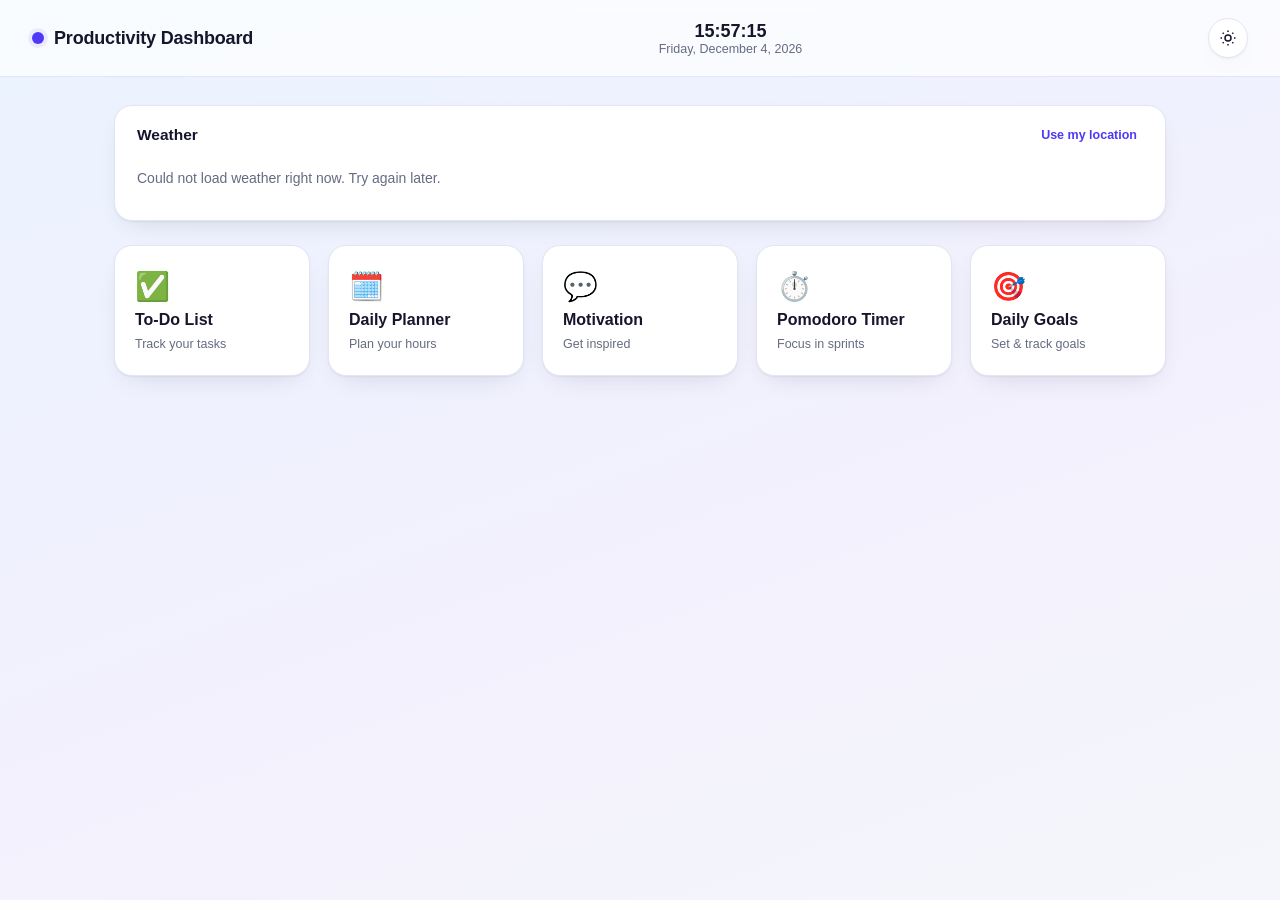
<file: productivity-dashboard/index.html>
<!DOCTYPE html>
<html lang="en">
<head>
<meta charset="UTF-8">
<meta name="viewport" content="width=device-width, initial-scale=1.0">
<title>Productivity Dashboard</title>

<!-- Apply saved theme BEFORE stylesheet renders, to avoid a flash of the wrong theme -->
<script>
  (function () {
    var saved = localStorage.getItem('pd_theme');
    var theme = saved || (window.matchMedia && window.matchMedia('(prefers-color-scheme: dark)').matches ? 'dark' : 'light');
    document.documentElement.setAttribute('data-theme', theme);
  })();
</script>

<link rel="stylesheet" href="style.css">
</head>
<body>

<!-- ================= HEADER: always-visible Date & Time + Theme Switch ================= -->
<header class="topbar">
  <div class="brand">
    <span class="brand-dot"></span>
    <h1>Productivity Dashboard</h1>
  </div>

  <div class="datetime" id="datetime">
    <div class="dt-time" id="dtTime">--:--:--</div>
    <div class="dt-date" id="dtDate">—</div>
  </div>

  <button class="theme-toggle" id="themeToggle" aria-label="Toggle light and dark theme">
    <svg class="icon-sun" viewBox="0 0 24 24" fill="none" stroke="currentColor" stroke-width="2"><circle cx="12" cy="12" r="4"/><path d="M12 2v2M12 20v2M4.9 4.9l1.4 1.4M17.7 17.7l1.4 1.4M2 12h2M20 12h2M4.9 19.1l1.4-1.4M17.7 6.3l1.4-1.4"/></svg>
    <svg class="icon-moon" viewBox="0 0 24 24" fill="none" stroke="currentColor" stroke-width="2"><path d="M21 12.8A9 9 0 1 1 11.2 3a7 7 0 0 0 9.8 9.8z"/></svg>
  </button>
</header>

<!-- ================= DASHBOARD (default view) ================= -->
<main id="dashboardView" class="dashboard">

  <!-- Always-visible Weather widget -->
  <section class="widget weather-widget" id="weatherWidget">
    <div class="widget-head">
      <h2>Weather</h2>
      <button class="text-btn" id="weatherLocBtn">Use my location</button>
    </div>
    <div id="weatherBody" class="weather-body">
      <p class="loading">Loading weather…</p>
    </div>
  </section>

  <!-- Feature cards -->
  <div class="card-grid" id="cardGrid">
    <button class="feature-card" data-feature="todo">
      <span class="card-icon">✅</span>
      <span class="card-title">To-Do List</span>
      <span class="card-sub">Track your tasks</span>
    </button>

    <button class="feature-card" data-feature="planner">
      <span class="card-icon">🗓️</span>
      <span class="card-title">Daily Planner</span>
      <span class="card-sub">Plan your hours</span>
    </button>

    <button class="feature-card" data-feature="motivation">
      <span class="card-icon">💬</span>
      <span class="card-title">Motivation</span>
      <span class="card-sub">Get inspired</span>
    </button>

    <button class="feature-card" data-feature="pomodoro">
      <span class="card-icon">⏱️</span>
      <span class="card-title">Pomodoro Timer</span>
      <span class="card-sub">Focus in sprints</span>
    </button>

    <button class="feature-card" data-feature="goals">
      <span class="card-icon">🎯</span>
      <span class="card-title">Daily Goals</span>
      <span class="card-sub">Set & track goals</span>
    </button>
  </div>
</main>

<!-- ================= FEATURE FULL VIEW (hidden by default) ================= -->
<main id="featureView" class="feature-view" hidden>
  <button class="back-btn" id="backBtn">
    <svg viewBox="0 0 24 24" fill="none" stroke="currentColor" stroke-width="2"><path d="M15 18l-6-6 6-6"/></svg>
    Back to Dashboard
  </button>

  <!-- ---- Todo List ---- -->
  <section class="feature-panel" id="panel-todo" hidden>
    <h2>To-Do List</h2>
    <div class="add-row">
      <input type="text" id="todoInput" placeholder="Add a task…" maxlength="120">
      <button class="btn-primary" id="todoAddBtn">Add Task</button>
    </div>
    <ul class="list" id="todoList"></ul>
    <p class="empty-hint" id="todoEmpty" hidden>No tasks yet — add one above.</p>
  </section>

  <!-- ---- Daily Planner ---- -->
  <section class="feature-panel" id="panel-planner" hidden>
    <h2>Daily Planner</h2>
    <p class="panel-sub">Assign a note or task to each hour of your day. Saved automatically.</p>
    <div class="slots" id="plannerSlots"></div>
  </section>

  <!-- ---- Motivation Quote ---- -->
  <section class="feature-panel" id="panel-motivation" hidden>
    <h2>Motivation</h2>
    <div class="quote-box" id="quoteBox">
      <p class="quote-text" id="quoteText">Click "New Quote" to get inspired.</p>
      <p class="quote-author" id="quoteAuthor"></p>
    </div>
    <button class="btn-primary" id="quoteBtn">New Quote</button>
  </section>

  <!-- ---- Pomodoro Timer ---- -->
  <section class="feature-panel" id="panel-pomodoro" hidden>
    <h2>Pomodoro Timer</h2>
    <div class="pomodoro-label" id="pomodoroLabel">Work Session</div>
    <div class="pomodoro-display" id="pomodoroDisplay">25:00</div>
    <div class="pomodoro-controls">
      <button class="btn-primary" id="pomodoroStart">Start</button>
      <button class="btn-secondary" id="pomodoroPause">Pause</button>
      <button class="btn-secondary" id="pomodoroReset">Reset</button>
    </div>
    <div class="pomodoro-modes">
      <button data-mins="25" class="mode-btn active">Work · 25m</button>
      <button data-mins="5" class="mode-btn">Short Break · 5m</button>
      <button data-mins="15" class="mode-btn">Long Break · 15m</button>
    </div>
  </section>

  <!-- ---- Daily Goals ---- -->
  <section class="feature-panel" id="panel-goals" hidden>
    <h2>Daily Goals</h2>
    <div class="add-row">
      <input type="text" id="goalInput" placeholder="Add a goal for today…" maxlength="120">
      <button class="btn-primary" id="goalAddBtn">Add Goal</button>
    </div>
    <p class="progress-text" id="goalProgress">0 of 0 completed</p>
    <ul class="list" id="goalList"></ul>
    <p class="empty-hint" id="goalEmpty" hidden>No goals yet — add one above.</p>
  </section>

</main>

<script src="script.js"></script>
</body>
</html>
</file>
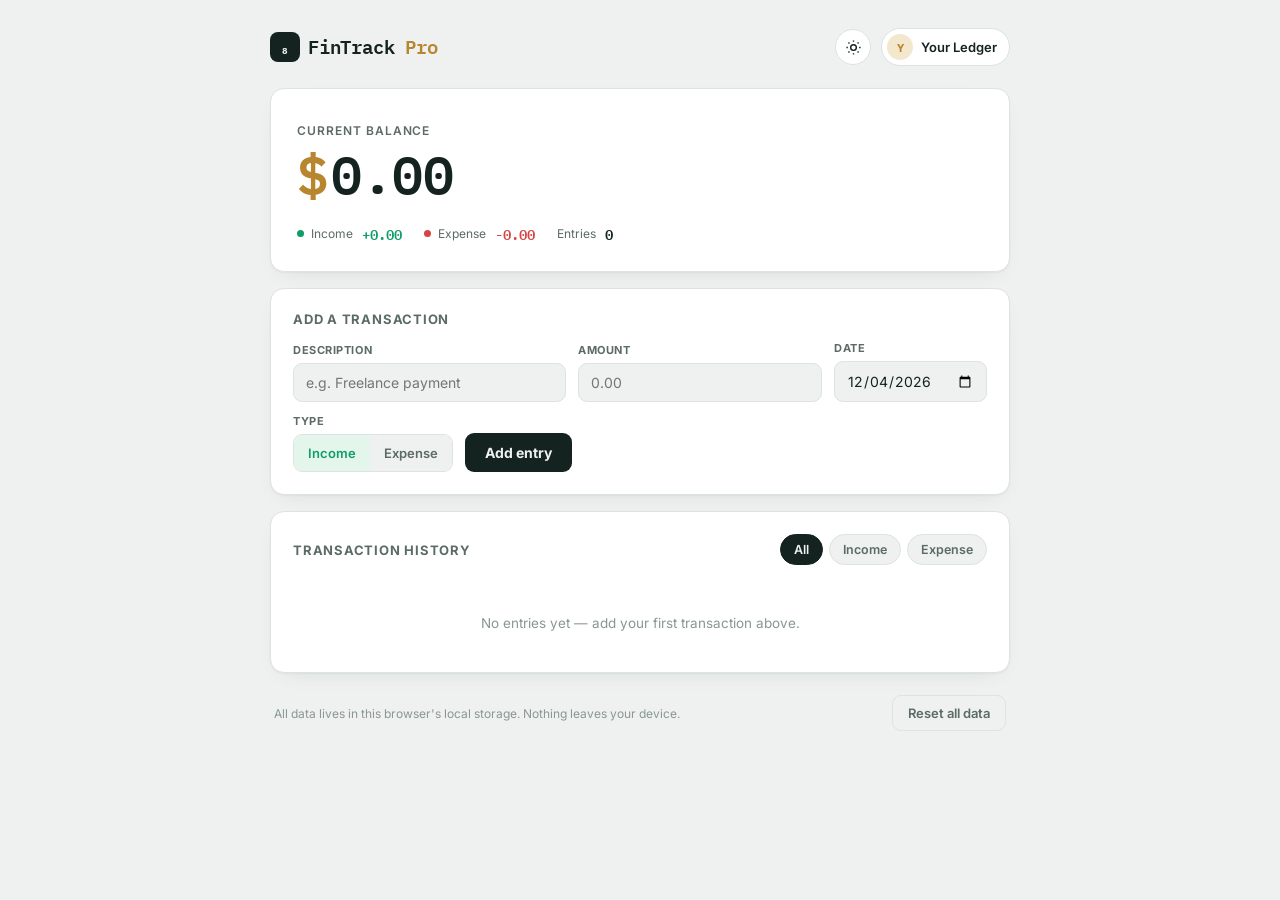
<file: Personal-finance-tracker/fintack-tracker/index.html>
<!DOCTYPE html>
<html lang="en">
<head>
<meta charset="UTF-8">
<meta name="viewport" content="width=device-width, initial-scale=1.0">
<title>FinTrack Pro — Personal Finance Tracker</title>
<link rel="preconnect" href="https://fonts.googleapis.com">
<link href="https://fonts.googleapis.com/css2?family=IBM+Plex+Mono:wght@400;500;600;700&family=Inter:wght@400;500;600;700;800&display=swap" rel="stylesheet">
<link rel="stylesheet" href="style.css">
</head>
<body>

<div class="app">

  <!-- HEADER -->
  <header class="topbar">
    <div class="brand">
      <span class="brand-mark">₈</span>
      <span class="brand-name">FinTrack <em>Pro</em></span>
    </div>
    <div class="topbar-actions">
      <button class="icon-btn" id="themeToggle" title="Toggle dark mode" aria-label="Toggle dark mode">
        <svg class="icon-sun" viewBox="0 0 24 24" fill="none" stroke="currentColor" stroke-width="2"><circle cx="12" cy="12" r="4"/><path d="M12 2v2M12 20v2M4.9 4.9l1.4 1.4M17.7 17.7l1.4 1.4M2 12h2M20 12h2M4.9 19.1l1.4-1.4M17.7 6.3l1.4-1.4"/></svg>
        <svg class="icon-moon" viewBox="0 0 24 24" fill="none" stroke="currentColor" stroke-width="2"><path d="M21 12.8A9 9 0 1 1 11.2 3a7 7 0 0 0 9.8 9.8Z"/></svg>
      </button>
      <button class="profile-chip" id="profileBtn">
        <span class="avatar" id="avatarInitial">U</span>
        <span class="profile-name" id="profileName">Your Ledger</span>
      </button>
    </div>
  </header>

  <main class="layout">

    <!-- HERO / BALANCE -->
    <section class="hero card">
      <div class="hero-flow" aria-hidden="true">
        <svg id="flowLine" viewBox="0 0 600 140" preserveAspectRatio="none"></svg>
      </div>
      <div class="hero-content">
        <span class="hero-label">Current balance</span>
        <div class="hero-balance">
          <span class="hero-currency" id="balanceCurrency">$</span><span id="balanceValue">0.00</span>
        </div>
        <div class="hero-stats">
          <div class="stat stat-income">
            <span class="stat-dot"></span>
            <span class="stat-label">Income</span>
            <span class="stat-value" id="totalIncome">0.00</span>
          </div>
          <div class="stat stat-expense">
            <span class="stat-dot"></span>
            <span class="stat-label">Expense</span>
            <span class="stat-value" id="totalExpense">0.00</span>
          </div>
          <div class="stat stat-count">
            <span class="stat-label">Entries</span>
            <span class="stat-value" id="totalCount">0</span>
          </div>
        </div>
      </div>
    </section>

    <!-- ADD TRANSACTION -->
    <section class="card add-card">
      <h2 class="card-title">Add a transaction</h2>
      <form id="txForm" class="tx-form">
        <div class="field field-grow">
          <label for="txDesc">Description</label>
          <input type="text" id="txDesc" placeholder="e.g. Freelance payment" required maxlength="60">
        </div>
        <div class="field">
          <label for="txAmount">Amount</label>
          <input type="number" id="txAmount" placeholder="0.00" step="0.01" min="0.01" required>
        </div>
        <div class="field">
          <label for="txDate">Date</label>
          <input type="date" id="txDate" required>
        </div>
        <div class="field field-type">
          <label>Type</label>
          <div class="type-toggle">
            <button type="button" class="type-opt is-active" data-type="income">Income</button>
            <button type="button" class="type-opt" data-type="expense">Expense</button>
          </div>
        </div>
        <button type="submit" class="btn-primary">Add entry</button>
      </form>
    </section>

    <!-- TRANSACTIONS -->
    <section class="card list-card">
      <div class="list-header">
        <h2 class="card-title">Transaction history</h2>
        <div class="list-controls">
          <div class="filter-tabs" id="filterTabs">
            <button class="tab is-active" data-filter="all">All</button>
            <button class="tab" data-filter="income">Income</button>
            <button class="tab" data-filter="expense">Expense</button>
          </div>
        </div>
      </div>
      <ul class="tx-list" id="txList"></ul>
      <p class="empty-state" id="emptyState">No entries yet — add your first transaction above.</p>
    </section>

    <!-- FOOTER ACTIONS -->
    <footer class="footer-actions">
      <span class="footer-note">All data lives in this browser's local storage. Nothing leaves your device.</span>
      <button class="btn-ghost btn-danger" id="resetBtn">Reset all data</button>
    </footer>

  </main>
</div>

<!-- PROFILE MODAL -->
<div class="modal-overlay" id="profileModal">
  <div class="modal">
    <div class="modal-head">
      <h3>Profile settings</h3>
      <button class="icon-btn" id="closeProfile" aria-label="Close">✕</button>
    </div>
    <div class="modal-body">
      <div class="field">
        <label for="nameInput">Name</label>
        <input type="text" id="nameInput" maxlength="30" placeholder="Your name">
      </div>
      <div class="field">
        <label for="currencySelect">Preferred currency</label>
        <select id="currencySelect">
          <option value="USD">USD — US Dollar ($)</option>
          <option value="EUR">EUR — Euro (€)</option>
          <option value="GBP">GBP — British Pound (£)</option>
          <option value="INR">INR — Indian Rupee (₹)</option>
          <option value="JPY">JPY — Japanese Yen (¥)</option>
        </select>
        <p class="field-hint">Amounts are stored once and simply displayed in this currency.</p>
      </div>
    </div>
    <div class="modal-foot">
      <button class="btn-primary" id="saveProfile">Save changes</button>
    </div>
  </div>
</div>

<div class="toast" id="toast"></div>

<script src="app.js"></script>
</body>
</html>
</file>
<file: productivity-dashboard/style.css>
/* =========================================================
   THEME VARIABLES (Theme Switch feature: light / dark)
   ========================================================= */
:root[data-theme="light"]{
  --bg: #f5f6fb;
  --surface: #ffffff;
  --surface-2: #f0f1fa;
  --text: #15162b;
  --muted: #656b82;
  --border: #e3e5f2;
  --primary: #4f39f6;
  --primary-dark: #392bd1;
  --primary-tint: #ecebfe;
  --green: #16a34a;
  --red: #dc2626;
  --amber: #b45309;
  --shadow: 0 1px 2px rgba(20,20,43,.05), 0 10px 28px -14px rgba(20,20,43,.18);
}
:root[data-theme="dark"]{
  --bg: #0e0f16;
  --surface: #171826;
  --surface-2: #1e1f30;
  --text: #f1f2fb;
  --muted: #9a9db3;
  --border: #2a2c3f;
  --primary: #8577ff;
  --primary-dark: #6c5cf0;
  --primary-tint: #262244;
  --green: #34d399;
  --red: #f87171;
  --amber: #fbbf24;
  --shadow: 0 1px 2px rgba(0,0,0,.3), 0 10px 30px -14px rgba(0,0,0,.55);
}

/* =========================================================
   DYNAMIC BACKGROUND (time-of-day gradients)
   Applied as a fixed layer behind everything; JS sets
   data-time-of-day on <html> and these rules react to it.
   ========================================================= */
:root[data-theme="light"][data-time-of-day="morning"]  { --bg-gradient: linear-gradient(160deg,#fff2e4,#eef0fb 55%,#f5f6fb); }
:root[data-theme="light"][data-time-of-day="afternoon"]{ --bg-gradient: linear-gradient(160deg,#eaf3ff,#f2f0fd 55%,#f5f6fb); }
:root[data-theme="light"][data-time-of-day="evening"]  { --bg-gradient: linear-gradient(160deg,#ffe8ee,#f1ecfb 55%,#f5f6fb); }
:root[data-theme="light"][data-time-of-day="night"]    { --bg-gradient: linear-gradient(160deg,#e6e6f7,#eef0fb 55%,#f5f6fb); }

:root[data-theme="dark"][data-time-of-day="morning"]  { --bg-gradient: linear-gradient(160deg,#241c2f,#141626 55%,#0e0f16); }
:root[data-theme="dark"][data-time-of-day="afternoon"]{ --bg-gradient: linear-gradient(160deg,#151b30,#12131f 55%,#0e0f16); }
:root[data-theme="dark"][data-time-of-day="evening"]  { --bg-gradient: linear-gradient(160deg,#2a1826,#161422 55%,#0e0f16); }
:root[data-theme="dark"][data-time-of-day="night"]    { --bg-gradient: linear-gradient(160deg,#11121f,#0f1019 55%,#0e0f16); }

/* =========================================================
   RESET / BASE
   ========================================================= */
*{ box-sizing:border-box; }
html,body{ margin:0; padding:0; }
body{
  font-family: -apple-system, BlinkMacSystemFont, "Segoe UI", Roboto, Helvetica, Arial, sans-serif;
  color: var(--text);
  background: var(--bg-gradient, var(--bg));
  background-attachment: fixed;
  min-height: 100vh;
  transition: background .6s ease, color .3s ease;
}
button, input{ font-family:inherit; }
h1,h2{ margin:0; }
ul{ list-style:none; margin:0; padding:0; }

/* =========================================================
   HEADER
   ========================================================= */
.topbar{
  display:flex; align-items:center; justify-content:space-between;
  padding: 18px 32px;
  border-bottom: 1px solid var(--border);
  background: color-mix(in srgb, var(--surface) 70%, transparent);
  backdrop-filter: blur(6px);
  position: sticky; top:0; z-index:10;
}
.brand{ display:flex; align-items:center; gap:10px; }
.brand-dot{ width:12px; height:12px; border-radius:50%; background: var(--primary); box-shadow:0 0 0 4px var(--primary-tint); }
.brand h1{ font-size:18px; font-weight:800; letter-spacing:-.01em; }
.datetime{ text-align:center; }
.dt-time{ font-size:18px; font-weight:700; font-variant-numeric: tabular-nums; }
.dt-date{ font-size:12.5px; color: var(--muted); }
.theme-toggle{
  width:40px; height:40px; border-radius:50%; border:1px solid var(--border);
  background: var(--surface); box-shadow: var(--shadow);
  display:flex; align-items:center; justify-content:center; cursor:pointer;
  color: var(--text);
}
.theme-toggle svg{ width:18px; height:18px; }
.icon-moon{ display:none; }
:root[data-theme="dark"] .icon-sun{ display:none; }
:root[data-theme="dark"] .icon-moon{ display:block; }

/* =========================================================
   DASHBOARD
   ========================================================= */
.dashboard{ max-width: 1100px; margin: 0 auto; padding: 28px 24px 60px; }

.widget{
  background: var(--surface);
  border:1px solid var(--border);
  border-radius: 18px;
  box-shadow: var(--shadow);
  padding: 20px 22px;
  margin-bottom: 24px;
}
.widget-head{ display:flex; align-items:center; justify-content:space-between; margin-bottom:12px; }
.widget-head h2{ font-size:15.5px; font-weight:800; }
.text-btn{ border:none; background:transparent; color: var(--primary); font-weight:700; font-size:12.5px; cursor:pointer; }

.weather-body{ display:flex; align-items:center; gap:28px; flex-wrap:wrap; }
.weather-body .loading, .weather-body .error{ color: var(--muted); font-size:14px; }
.w-main{ display:flex; align-items:center; gap:14px; }
.w-icon{ font-size:38px; }
.w-temp{ font-size:34px; font-weight:800; line-height:1; }
.w-city{ font-size:12.5px; color: var(--muted); margin-top:4px; }
.w-cond{ font-size:13px; font-weight:700; color: var(--muted); }
.w-stats{ display:flex; gap:20px; margin-left:auto; }
.w-stat{ text-align:center; font-size:12.5px; color: var(--muted); }
.w-stat b{ display:block; font-size:15px; color: var(--text); font-weight:800; }

.card-grid{
  display:grid;
  grid-template-columns: repeat(auto-fit, minmax(190px, 1fr));
  gap: 18px;
}
.feature-card{
  background: var(--surface);
  border:1px solid var(--border);
  border-radius: 18px;
  box-shadow: var(--shadow);
  padding: 24px 20px;
  display:flex; flex-direction:column; align-items:flex-start; gap:8px;
  cursor:pointer; text-align:left;
  color: var(--text);
  transition: transform .15s ease, border-color .15s ease;
}
.feature-card:hover{ transform: translateY(-3px); border-color: var(--primary); }
.feature-card:active{ transform: translateY(-1px); }
.card-icon{ font-size:28px; }
.card-title{ font-size:16px; font-weight:800; }
.card-sub{ font-size:12.5px; color: var(--muted); }

/* =========================================================
   FEATURE FULL VIEW
   ========================================================= */
.feature-view{ max-width: 760px; margin: 0 auto; padding: 28px 24px 60px; }
.back-btn{
  display:flex; align-items:center; gap:6px;
  border:none; background:transparent; color: var(--primary);
  font-weight:700; font-size:14px; cursor:pointer; margin-bottom:20px; padding:0;
}
.back-btn svg{ width:16px; height:16px; }

.feature-panel h2{ font-size:22px; font-weight:800; margin-bottom:6px; }
.panel-sub{ color: var(--muted); font-size:13.5px; margin: 0 0 18px; }

.add-row{ display:flex; gap:10px; margin: 18px 0; }
.add-row input{
  flex:1; padding:12px 14px; border-radius:12px; border:1px solid var(--border);
  background: var(--surface); color: var(--text); font-size:14px;
}
.btn-primary{
  background: var(--primary); color:#fff; border:none; border-radius:12px;
  padding: 12px 20px; font-weight:700; font-size:14px; cursor:pointer;
}
.btn-primary:hover{ background: var(--primary-dark); }
.btn-secondary{
  background: var(--surface-2); color: var(--text); border:1px solid var(--border);
  border-radius:12px; padding:12px 20px; font-weight:700; font-size:14px; cursor:pointer;
}
.btn-secondary:hover{ background: var(--primary-tint); }

/* list items shared by Todo + Goals */
.list{ display:flex; flex-direction:column; gap:8px; margin-top:10px; }
.list-item{
  display:flex; align-items:center; gap:12px;
  background: var(--surface); border:1px solid var(--border); border-radius:14px;
  padding: 12px 14px; box-shadow: var(--shadow);
}
.list-item.completed .item-text{ text-decoration: line-through; color: var(--muted); }
.list-item.important{ border-left: 4px solid var(--amber); }
.check-btn{
  width:22px; height:22px; border-radius:7px; border:2px solid var(--border);
  background: var(--surface); flex-shrink:0; cursor:pointer;
  display:flex; align-items:center; justify-content:center;
}
.check-btn.checked{ background: var(--green); border-color: var(--green); }
.check-btn svg{ width:13px; height:13px; stroke:#fff; display:none; }
.check-btn.checked svg{ display:block; }
.item-text{ flex:1; font-size:14.5px; }
.star-btn, .del-btn{
  border:none; background:transparent; cursor:pointer; font-size:16px; color: var(--muted);
  padding:4px;
}
.star-btn.active{ color: var(--amber); }
.del-btn:hover{ color: var(--red); }
.empty-hint{ color: var(--muted); font-size:13.5px; margin-top: 14px; }
.progress-text{ font-size:13.5px; color: var(--muted); font-weight:600; margin: 4px 0 4px; }

/* Daily Planner slots */
.slots{ display:flex; flex-direction:column; gap:6px; max-height: 560px; overflow-y:auto; padding-right:4px; }
.slot{
  display:flex; align-items:center; gap:14px;
  background: var(--surface); border:1px solid var(--border); border-radius:12px;
  padding: 10px 14px;
}
.slot.current-hour{ border-color: var(--primary); background: var(--primary-tint); }
.slot-time{ width:76px; flex-shrink:0; font-size:13px; font-weight:700; color: var(--muted); }
.slot.current-hour .slot-time{ color: var(--primary); }
.slot input{
  flex:1; border:none; background:transparent; color: var(--text); font-size:14px; padding:6px 0;
}
.slot input:focus{ outline:none; }
.slot input::placeholder{ color: var(--muted); }

/* Motivation */
.quote-box{
  background: var(--surface); border:1px solid var(--border); border-radius:16px;
  padding: 28px 24px; margin: 18px 0; min-height: 110px;
  display:flex; flex-direction:column; justify-content:center; box-shadow: var(--shadow);
}
.quote-text{ font-size:19px; font-style:italic; font-weight:600; line-height:1.45; margin:0 0 10px; }
.quote-author{ font-size:13.5px; color: var(--muted); margin:0; }
.quote-box.loading .quote-text{ color: var(--muted); font-style:normal; }
.quote-box.error .quote-text{ color: var(--red); font-style:normal; }

/* Pomodoro */
.pomodoro-label{ font-size:13px; font-weight:800; letter-spacing:.06em; color: var(--primary); text-transform:uppercase; margin: 10px 0 4px; }
.pomodoro-display{ font-size:64px; font-weight:800; font-variant-numeric: tabular-nums; margin: 6px 0 22px; }
.pomodoro-controls{ display:flex; gap:10px; margin-bottom:20px; }
.pomodoro-modes{ display:flex; gap:8px; flex-wrap:wrap; }
.mode-btn{
  border:1px solid var(--border); background: var(--surface-2); color: var(--muted);
  border-radius:20px; padding:8px 14px; font-size:12.5px; font-weight:700; cursor:pointer;
}
.mode-btn.active{ background: var(--primary); color:#fff; border-color: var(--primary); }

@media (max-width: 620px){
  .topbar{ padding:14px 16px; }
  .brand h1{ font-size:15px; }
  .weather-body{ gap:16px; }
  .w-stats{ margin-left:0; }
  .pomodoro-display{ font-size:48px; }
}
</file>
<file: Personal-finance-tracker/fintack-tracker/style.css>
/* ============================================================
   FinTrack Pro — Design tokens
   Concept: a personal ledger with a ticker-tape heartbeat.
   Light theme = paper ledger. Dark theme = trading-desk night.
   ============================================================ */

:root{
  /* Light theme (default) */
  --bg: #EEF1F0;
  --panel: #FFFFFF;
  --panel-border: #DDE3E0;
  --ink: #142320;
  --muted: #5C6B67;
  --muted-soft: #8A9793;

  --income: #0F9D68;
  --income-soft: #E4F5EC;
  --expense: #D64545;
  --expense-soft: #FBE7E7;
  --gold: #B8862E;
  --gold-soft: #F3E7CE;

  --shadow: 0 1px 2px rgba(20,35,32,.04), 0 8px 24px -12px rgba(20,35,32,.12);
  --radius: 14px;
  --radius-sm: 9px;

  --font-display: 'IBM Plex Mono', 'Courier New', monospace;
  --font-body: 'Inter', -apple-system, sans-serif;
}

[data-theme="dark"]{
  --bg: #0A1210;
  --panel: #10201B;
  --panel-border: #1D332B;
  --ink: #EAF2EE;
  --muted: #94A8A1;
  --muted-soft: #5E7169;

  --income: #34D399;
  --income-soft: #12312A;
  --expense: #F87171;
  --expense-soft: #35191A;
  --gold: #E8B84B;
  --gold-soft: #2E2712;

  --shadow: 0 1px 2px rgba(0,0,0,.3), 0 12px 32px -14px rgba(0,0,0,.6);
}

*{ box-sizing: border-box; }
html,body{ margin:0; padding:0; }

body{
  background: var(--bg);
  color: var(--ink);
  font-family: var(--font-body);
  transition: background .25s ease, color .25s ease;
  min-height: 100vh;
}

.app{
  max-width: 780px;
  margin: 0 auto;
  padding: 28px 20px 60px;
}

/* ---------- Topbar ---------- */
.topbar{
  display:flex;
  align-items:center;
  justify-content:space-between;
  margin-bottom: 22px;
}
.brand{
  display:flex;
  align-items:center;
  gap:8px;
  font-family: var(--font-display);
  font-weight:600;
  font-size:19px;
  letter-spacing:-.01em;
}
.brand-mark{
  display:inline-flex;
  align-items:center;
  justify-content:center;
  width:30px; height:30px;
  border-radius: 8px;
  background: var(--ink);
  color: var(--bg);
  font-size:16px;
}
.brand-name em{ font-style:normal; color: var(--gold); }

.topbar-actions{ display:flex; align-items:center; gap:10px; }

.icon-btn{
  width:36px; height:36px;
  border-radius:50%;
  border:1px solid var(--panel-border);
  background: var(--panel);
  color: var(--ink);
  display:flex; align-items:center; justify-content:center;
  cursor:pointer;
  transition: background .15s ease, transform .1s ease;
}
.icon-btn:hover{ transform: translateY(-1px); }
.icon-btn svg{ width:17px; height:17px; }
.icon-moon{ display:none; }
[data-theme="dark"] .icon-sun{ display:none; }
[data-theme="dark"] .icon-moon{ display:block; }

.profile-chip{
  display:flex; align-items:center; gap:8px;
  padding:5px 12px 5px 5px;
  border-radius: 999px;
  border:1px solid var(--panel-border);
  background: var(--panel);
  cursor:pointer;
  font-family: var(--font-body);
  font-weight:600;
  font-size:13px;
  color: var(--ink);
}
.avatar{
  width:26px; height:26px;
  border-radius:50%;
  background: var(--gold-soft);
  color: var(--gold);
  display:flex; align-items:center; justify-content:center;
  font-size:12px; font-weight:700;
  font-family: var(--font-display);
}

/* ---------- Layout / cards ---------- */
.layout{ display:flex; flex-direction:column; gap:16px; }

.card{
  background: var(--panel);
  border: 1px solid var(--panel-border);
  border-radius: var(--radius);
  box-shadow: var(--shadow);
  padding: 22px;
}

.card-title{
  font-size: 13px;
  font-weight:700;
  text-transform: uppercase;
  letter-spacing: .06em;
  color: var(--muted);
  margin: 0 0 14px;
}

/* ---------- Hero ---------- */
.hero{
  position:relative;
  overflow:hidden;
  padding: 30px 26px 26px;
}
.hero-flow{
  position:absolute;
  inset:0;
  opacity:.5;
  pointer-events:none;
}
.hero-flow svg{ width:100%; height:100%; }
#flowLine path{
  fill:none;
  stroke: var(--gold);
  stroke-width: 1.6;
  stroke-linecap: round;
  vector-effect: non-scaling-stroke;
}
.hero-content{ position:relative; z-index:1; }
.hero-label{
  font-size:12px;
  font-weight:600;
  text-transform:uppercase;
  letter-spacing:.08em;
  color: var(--muted);
}
.hero-balance{
  font-family: var(--font-display);
  font-weight: 600;
  font-size: 52px;
  line-height:1.1;
  margin: 6px 0 20px;
  font-variant-numeric: tabular-nums;
  letter-spacing: -.01em;
}
.hero-currency{ color: var(--gold); margin-right:4px; }

.hero-stats{ display:flex; gap:22px; flex-wrap:wrap; }
.stat{
  display:flex; align-items:center; gap:7px;
  font-family: var(--font-display);
  font-size:14px;
}
.stat-label{
  font-family: var(--font-body);
  color: var(--muted);
  font-size:12px;
  margin-right:2px;
}
.stat-dot{ width:7px; height:7px; border-radius:50%; }
.stat-income .stat-dot{ background: var(--income); }
.stat-expense .stat-dot{ background: var(--expense); }
.stat-income .stat-value{ color: var(--income); }
.stat-expense .stat-value{ color: var(--expense); }
.stat-value{ font-variant-numeric: tabular-nums; font-weight:600; }

/* ---------- Add form ---------- */
.tx-form{
  display:flex;
  gap:12px;
  flex-wrap:wrap;
  align-items:flex-end;
}
.field{ display:flex; flex-direction:column; gap:6px; min-width:120px; }
.field-grow{ flex: 1 1 200px; }
.field label{
  font-size:11px; font-weight:700;
  text-transform:uppercase; letter-spacing:.05em;
  color: var(--muted);
}
.field input, .field select{
  font-family: var(--font-body);
  font-size:14px;
  padding: 10px 12px;
  border-radius: var(--radius-sm);
  border: 1px solid var(--panel-border);
  background: var(--bg);
  color: var(--ink);
  outline:none;
}
.field input:focus, .field select:focus{
  border-color: var(--gold);
  box-shadow: 0 0 0 3px var(--gold-soft);
}
.field-hint{ font-size:11.5px; color: var(--muted-soft); margin:4px 0 0; }

.type-toggle{ display:flex; border-radius: var(--radius-sm); overflow:hidden; border:1px solid var(--panel-border); }
.type-opt{
  border:none; background: var(--bg); color: var(--muted);
  font-family: var(--font-body); font-weight:600; font-size:13px;
  padding:10px 14px; cursor:pointer;
}
.type-opt.is-active[data-type="income"]{ background: var(--income-soft); color: var(--income); }
.type-opt.is-active[data-type="expense"]{ background: var(--expense-soft); color: var(--expense); }

.btn-primary{
  font-family: var(--font-body);
  font-weight:700;
  font-size:14px;
  background: var(--ink);
  color: var(--bg);
  border:none;
  border-radius: var(--radius-sm);
  padding: 11px 20px;
  cursor:pointer;
  transition: transform .1s ease, opacity .15s ease;
}
.btn-primary:hover{ opacity:.88; transform: translateY(-1px); }

/* ---------- List ---------- */
.list-header{ display:flex; align-items:center; justify-content:space-between; flex-wrap:wrap; gap:10px; margin-bottom:6px;}
.list-header .card-title{ margin:0; }
.filter-tabs{ display:flex; gap:6px; }
.tab{
  border:1px solid var(--panel-border);
  background: var(--bg);
  color: var(--muted);
  font-family: var(--font-body);
  font-weight:600;
  font-size:12.5px;
  padding: 7px 13px;
  border-radius: 999px;
  cursor:pointer;
}
.tab.is-active{ background: var(--ink); color: var(--bg); border-color: var(--ink); }

.tx-list{ list-style:none; margin: 10px 0 0; padding:0; display:flex; flex-direction:column; }
.tx-row{
  display:flex; align-items:center; gap:12px;
  padding: 13px 4px;
  border-bottom: 1px solid var(--panel-border);
}
.tx-row:last-child{ border-bottom:none; }
.tx-glyph{
  width:34px; height:34px; border-radius:9px;
  display:flex; align-items:center; justify-content:center;
  font-size:15px; flex-shrink:0;
}
.tx-row.is-income .tx-glyph{ background: var(--income-soft); color: var(--income); }
.tx-row.is-expense .tx-glyph{ background: var(--expense-soft); color: var(--expense); }
.tx-info{ flex:1; min-width:0; }
.tx-desc{ font-weight:600; font-size:14px; white-space:nowrap; overflow:hidden; text-overflow:ellipsis; }
.tx-date{ font-size:12px; color: var(--muted-soft); }
.tx-amount{
  font-family: var(--font-display);
  font-weight:600;
  font-size:15px;
  font-variant-numeric: tabular-nums;
  white-space:nowrap;
}
.tx-row.is-income .tx-amount{ color: var(--income); }
.tx-row.is-expense .tx-amount{ color: var(--expense); }
.tx-delete{
  border:none; background:transparent; color: var(--muted-soft);
  cursor:pointer; font-size:16px; padding:6px; border-radius:7px;
  transition: color .15s ease, background .15s ease;
}
.tx-delete:hover{ color: var(--expense); background: var(--expense-soft); }

.empty-state{
  display:none;
  text-align:center;
  color: var(--muted-soft);
  font-size:13.5px;
  padding: 26px 0 6px;
}
.empty-state.is-visible{ display:block; }

/* ---------- Footer ---------- */
.footer-actions{
  display:flex; align-items:center; justify-content:space-between;
  gap:14px; flex-wrap:wrap;
  padding: 6px 4px 0;
}
.footer-note{ font-size:12px; color: var(--muted-soft); }
.btn-ghost{
  font-family: var(--font-body);
  font-weight:600; font-size:13px;
  background:transparent;
  border:1px solid var(--panel-border);
  color: var(--muted);
  padding: 9px 15px;
  border-radius: var(--radius-sm);
  cursor:pointer;
}
.btn-danger:hover{ color: var(--expense); border-color: var(--expense); background: var(--expense-soft); }

/* ---------- Modal ---------- */
.modal-overlay{
  position:fixed; inset:0;
  background: rgba(10,15,13,.55);
  display:none;
  align-items:center; justify-content:center;
  padding:20px;
  z-index: 50;
}
.modal-overlay.is-open{ display:flex; }
.modal{
  background: var(--panel);
  border: 1px solid var(--panel-border);
  border-radius: var(--radius);
  width: 100%; max-width: 380px;
  box-shadow: var(--shadow);
}
.modal-head{
  display:flex; align-items:center; justify-content:space-between;
  padding: 18px 20px; border-bottom:1px solid var(--panel-border);
}
.modal-head h3{ margin:0; font-size:15px; font-weight:700; }
.modal-body{ padding: 18px 20px; display:flex; flex-direction:column; gap:16px; }
.modal-body .field select{ width:100%; }
.modal-body .field input{ width:100%; }
.modal-foot{ padding: 14px 20px 20px; }
.modal-foot .btn-primary{ width:100%; }

/* ---------- Toast ---------- */
.toast{
  position:fixed;
  bottom:22px; left:50%;
  transform: translate(-50%, 20px);
  background: var(--ink);
  color: var(--bg);
  font-size:13px; font-weight:600;
  padding: 10px 18px;
  border-radius: 999px;
  opacity:0;
  pointer-events:none;
  transition: opacity .2s ease, transform .2s ease;
  z-index: 60;
}
.toast.is-visible{ opacity:1; transform: translate(-50%, 0); }

/* ---------- Motion & accessibility ---------- */
@media (prefers-reduced-motion: reduce){
  *{ transition:none !important; animation:none !important; }
}
:focus-visible{ outline:2px solid var(--gold); outline-offset:2px; }

/* ---------- Responsive ---------- */
@media (max-width: 560px){
  .hero-balance{ font-size:38px; }
  .tx-form{ flex-direction:column; align-items:stretch; }
  .field{ min-width:0; }
  .btn-primary{ width:100%; }
  .footer-actions{ flex-direction:column; align-items:flex-start; }
}
</file>
